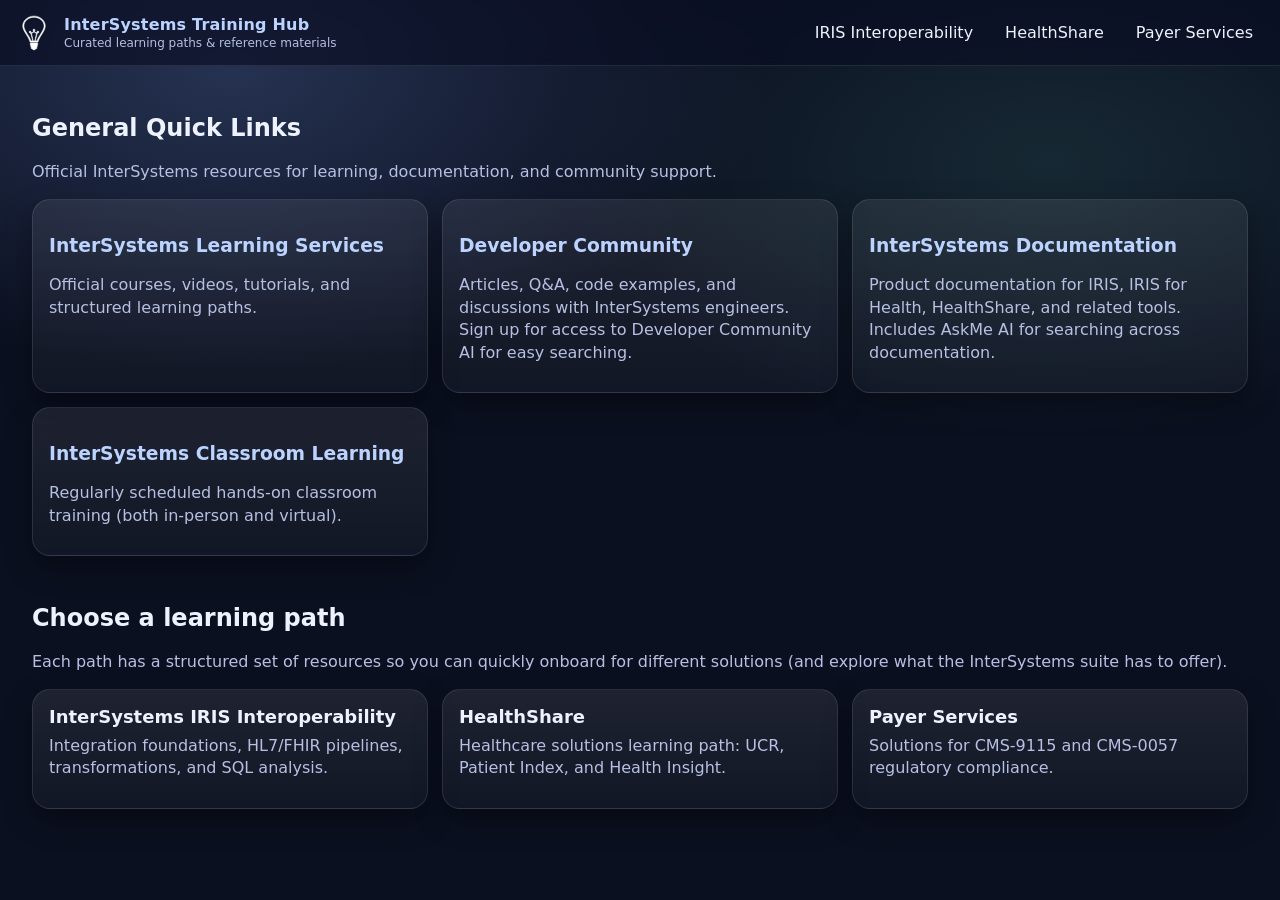
<file: index.html>
<!doctype html>
<html lang="en">
<head>
  <meta charset="utf-8" />
  <meta name="viewport" content="width=device-width,initial-scale=1" />
  <title>InterSystems Training Hub</title>
  <link rel="icon" href="assets/logo.svg" />
  <link rel="stylesheet" href="css/styles.css" />
  <meta name="description" content="A static hub of learning paths and curated training materials for InterSystems technologies." />
</head>
<body>
  <header class="site-header">
    <a class="brand" href="index.html" aria-label="Go to home">
      <img src="assets/logo.svg" alt="" class="brand-logo" />
      <div class="brand-text">
        <div class="brand-title">InterSystems Training Hub</div>
        <div class="brand-subtitle">Curated learning paths & reference materials</div>
      </div>
    </a>

    <nav class="top-nav" aria-label="Primary">
      <a href="paths/iris-interoperability.html">IRIS Interoperability</a>
      <a href="paths/healthshare.html">HealthShare</a>
      <a href="paths/payer-services.html">Payer Services</a>
    </nav>
  </header>

  <main>
    <!-- Full-width: Quick Links + Learning Paths -->
    <div class="full-width">
      <section class="quicklinks">
        <h1>General Quick Links</h1>
        <p class="muted">
          Official InterSystems resources for learning, documentation, and community support.
        </p>

        <div class="grid">
          <a class="card" href="https://learning.intersystems.com" target="_blank" rel="noopener">
            <h3>InterSystems Learning Services</h3>
            <p>Official courses, videos, tutorials, and structured learning paths.</p>
          </a>

          <a class="card" href="https://community.intersystems.com" target="_blank" rel="noopener">
            <h3>Developer Community</h3>
            <p>Articles, Q&amp;A, code examples, and discussions with InterSystems engineers. Sign up for access to Developer Community AI for easy searching.</p>
          </a>

          <a class="card" href="https://docs.intersystems.com" target="_blank" rel="noopener">
            <h3>InterSystems Documentation</h3>
            <p>Product documentation for IRIS, IRIS for Health, HealthShare, and related tools. Includes AskMe AI for searching across documentation.</p>
          </a>

          <a class="card" href="https://learning.intersystems.com/course/view.php?id=245" target="_blank" rel="noopener">
            <h3>InterSystems Classroom Learning</h3>
            <p>Regularly scheduled hands-on classroom training (both in-person and virtual).</p>
          </a>
        </div>
      </section>
      </div>

      
      <div class="full-width">

      <section class="quicklinks">
        <h1>Choose a learning path</h1>
        <p class="muted">
          Each path has a structured set of resources so you can quickly onboard for different solutions (and explore what the InterSystems suite has to offer).
        </p>
      
      <section class="grid" aria-label="Learning paths">
        <a class="card" href="paths/iris-interoperability.html">
          <h2>InterSystems IRIS Interoperability</h2>
          <p>Integration foundations, HL7/FHIR pipelines, transformations, and SQL analysis.</p>
        </a>

        <a class="card" href="paths/healthshare.html">
          <h2>HealthShare</h2>
          <p>Healthcare solutions learning path: UCR, Patient Index, and Health Insight.</p>
        </a>

        <a class="card" href="paths/payer-services.html">
          <h2>Payer Services</h2>
          <p>Solutions for CMS-9115 and CMS-0057 regulatory compliance.</p>
        </a>
      </section>
      </section>
    </div>
  </main>

  <script src="js/app.js" defer></script>
</body>
</html>
</file>
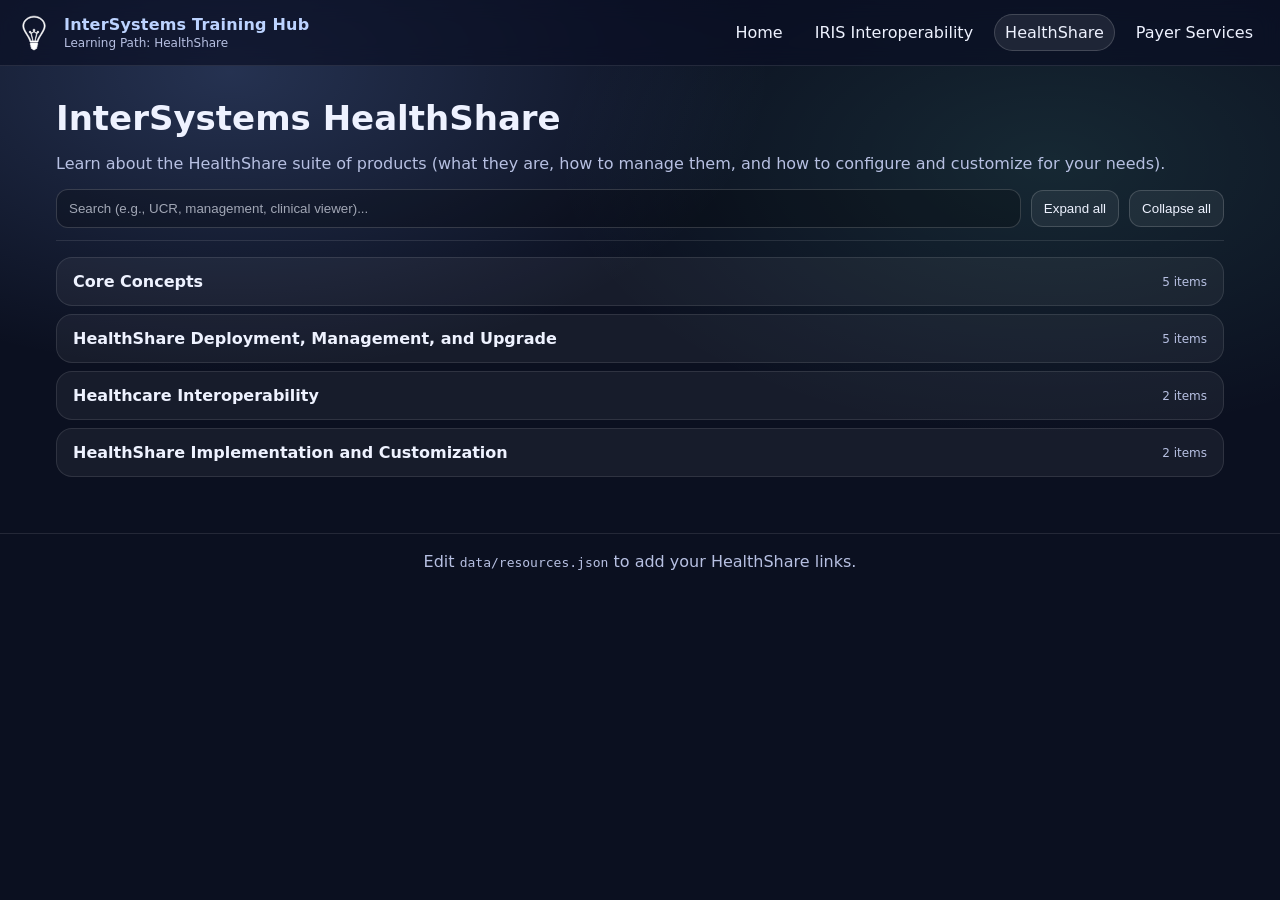
<file: paths/healthshare.html>
<!doctype html>
<html lang="en">
<head>
  <meta charset="utf-8" />
  <meta name="viewport" content="width=device-width,initial-scale=1" />
  <title>HealthShare — InterSystems Training Hub</title>
  <link rel="icon" href="../assets/logo.svg" />
  <link rel="stylesheet" href="../css/styles.css" />
</head>
<body data-path="healthshare">
  <header class="site-header">
    <a class="brand" href="../index.html" aria-label="Go to home">
      <img src="../assets/logo.svg" alt="" class="brand-logo" />
      <div class="brand-text">
        <div class="brand-title">InterSystems Training Hub</div>
        <div class="brand-subtitle">Learning Path: HealthShare</div>
      </div>
    </a>

    <nav class="top-nav" aria-label="Primary">
      <a href="../index.html">Home</a>
      <a href="iris-interoperability.html">IRIS Interoperability</a>
      <a class="active" href="healthshare.html">HealthShare</a>
      <a href="payer-services.html">Payer Services</a>
    </nav>
  </header>

  <main class="container">
    <section class="path-header">
      <h1>InterSystems HealthShare</h1>
      <p class="muted">
        Learn about the HealthShare suite of products (what they are, how to manage them, and how to configure and customize for your needs).
      </p>

      <div class="toolbar">
        <label class="search">
          <span class="sr-only">Search resources</span>
          <input id="searchInput" type="search" placeholder="Search (e.g., UCR, management, clinical viewer)..." autocomplete="off" />
        </label>
        <button id="expandAllBtn" class="btn" type="button">Expand all</button>
        <button id="collapseAllBtn" class="btn" type="button">Collapse all</button>
      </div>
    </section>

    <section id="resourceRoot" class="resource-root" aria-live="polite"></section>
  </main>

  <footer class="site-footer">
    <div class="muted">Edit <code>data/resources.json</code> to add your HealthShare links.</div>
  </footer>

  <script src="../js/app.js" defer></script>
</body>
</html>
</file>
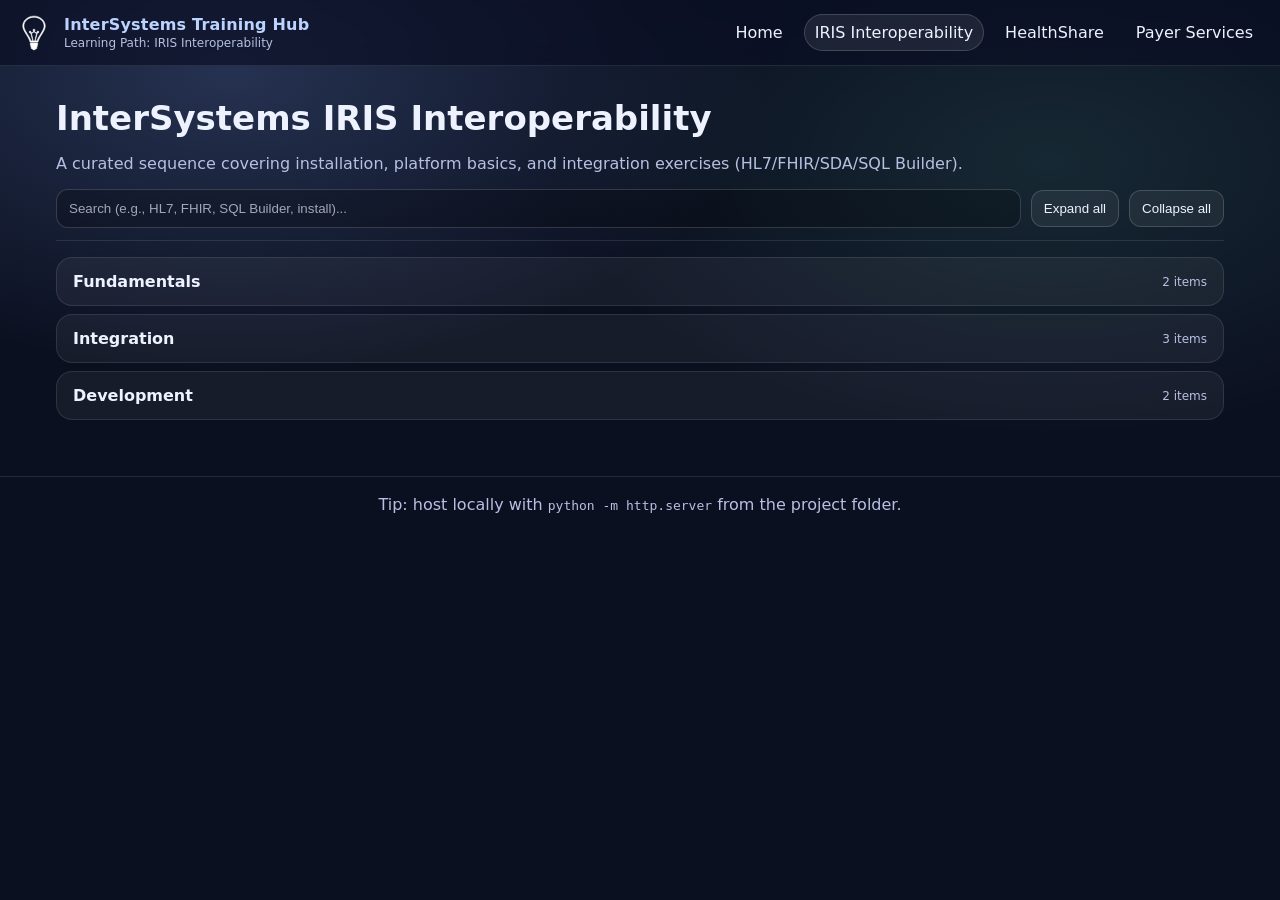
<file: paths/iris-interoperability.html>
<!doctype html>
<html lang="en">
<head>
  <meta charset="utf-8" />
  <meta name="viewport" content="width=device-width,initial-scale=1" />
  <title>IRIS Interoperability — InterSystems Training Hub</title>
  <link rel="icon" href="../assets/logo.svg" />
  <link rel="stylesheet" href="../css/styles.css" />
</head>
<body data-path="iris-interoperability">
  <header class="site-header">
    <a class="brand" href="../index.html" aria-label="Go to home">
      <img src="../assets/logo.svg" alt="" class="brand-logo" />
      <div class="brand-text">
        <div class="brand-title">InterSystems Training Hub</div>
        <div class="brand-subtitle">Learning Path: IRIS Interoperability</div>
      </div>
    </a>

    <nav class="top-nav" aria-label="Primary">
      <a href="../index.html">Home</a>
      <a class="active" href="iris-interoperability.html">IRIS Interoperability</a>
      <a href="healthshare.html">HealthShare</a>
      <a href="payer-services.html">Payer Services</a>
    </nav>

    <!-- <button id="sideNavToggle" class="side-nav-toggle" aria-controls="sideNav" aria-expanded="false" aria-label="Toggle section navigation">
      ☰ Sections
    </button> -->
  </header>

  <main class="container">
    <section class="path-header page-header">
      <h1>InterSystems IRIS Interoperability</h1>
      <p class="muted">
        A curated sequence covering installation, platform basics, and integration exercises (HL7/FHIR/SDA/SQL Builder).
      </p>
    
      <!-- SEARCH BAR ALWAYS LIVES HERE -->
      <div class="toolbar toolbar--full">
        <label class="search">
          <span class="sr-only">Search resources</span>
          <input
            id="searchInput"
            type="search"
            placeholder="Search (e.g., HL7, FHIR, SQL Builder, install)..."
            autocomplete="off"
          />
        </label>
    
        <button id="expandAllBtn" class="btn" type="button">Expand all</button>
        <button id="collapseAllBtn" class="btn" type="button">Collapse all</button>
      </div>
    </section>
    

    <!-- add this inside <main class="container">, put it before the resourceRoot section -->
    <!-- <aside id="sideNav" class="side-nav" aria-label="Section navigation">
      <nav>
        <ul id="sideNavList">
        </ul>
      </nav>
    </aside> -->


    <section id="resourceRoot" class="resource-root" aria-live="polite"></section>
  </main>

  <footer class="site-footer">
    <div class="muted">Tip: host locally with <code>python -m http.server</code> from the project folder.</div>
  </footer>

  <script src="../js/app.js" defer></script>
</body>
</html>
</file>
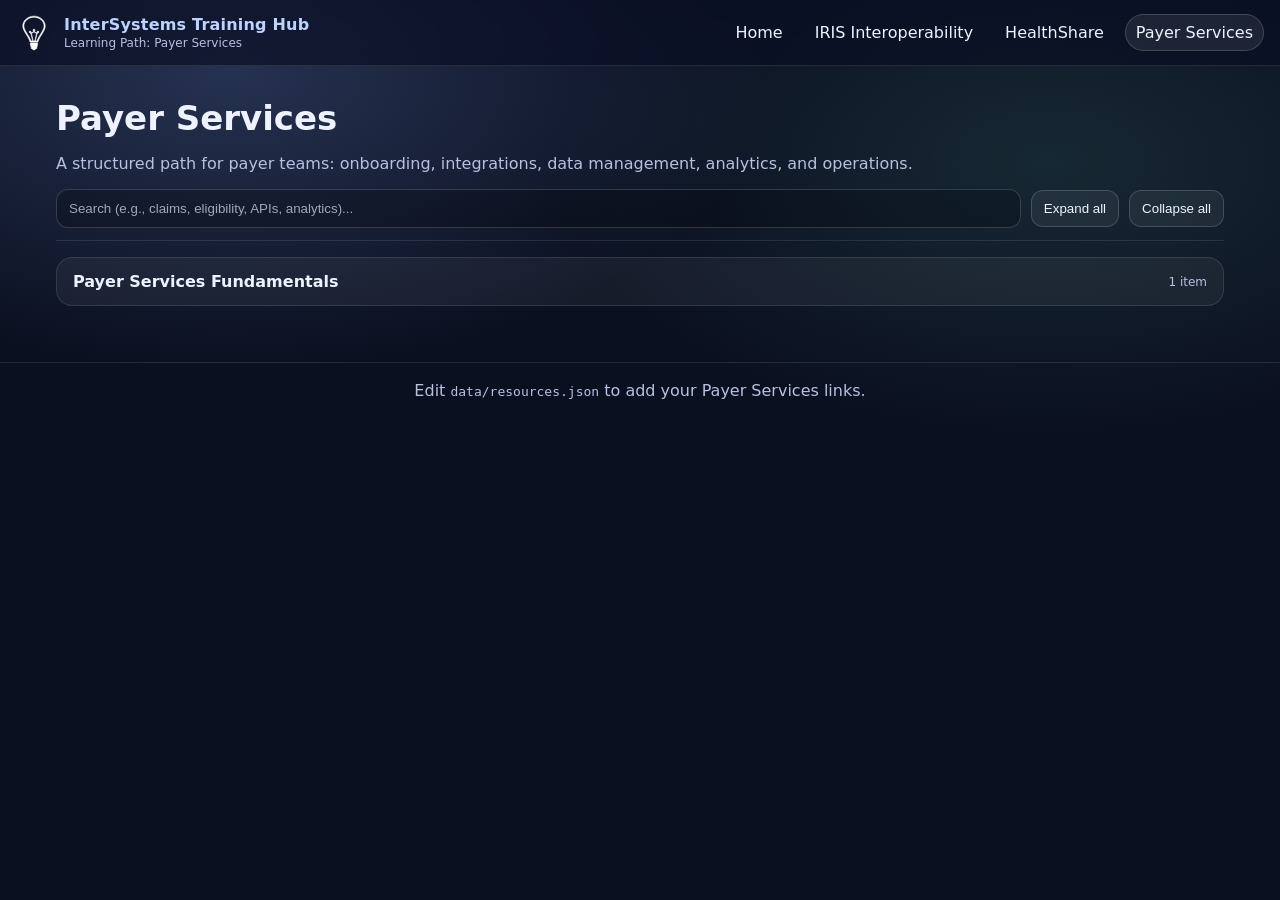
<file: paths/payer-services.html>
<!doctype html>
<html lang="en">
<head>
  <meta charset="utf-8" />
  <meta name="viewport" content="width=device-width,initial-scale=1" />
  <title>Payer Services — InterSystems Training Hub</title>
  <link rel="icon" href="../assets/logo.svg" />
  <link rel="stylesheet" href="../css/styles.css" />
</head>
<body data-path="payer-services">
  <header class="site-header">
    <a class="brand" href="../index.html" aria-label="Go to home">
      <img src="../assets/logo.svg" alt="" class="brand-logo" />
      <div class="brand-text">
        <div class="brand-title">InterSystems Training Hub</div>
        <div class="brand-subtitle">Learning Path: Payer Services</div>
      </div>
    </a>

    <nav class="top-nav" aria-label="Primary">
      <a href="../index.html">Home</a>
      <a href="iris-interoperability.html">IRIS Interoperability</a>
      <a href="healthshare.html">HealthShare</a>
      <a class="active" href="payer-services.html">Payer Services</a>
    </nav>
  </header>

  <main class="container">
    <section class="path-header">
      <h1>Payer Services</h1>
      <p class="muted">
        A structured path for payer teams: onboarding, integrations, data management, analytics, and operations.
      </p>

      <div class="toolbar">
        <label class="search">
          <span class="sr-only">Search resources</span>
          <input id="searchInput" type="search" placeholder="Search (e.g., claims, eligibility, APIs, analytics)..." autocomplete="off" />
        </label>
        <button id="expandAllBtn" class="btn" type="button">Expand all</button>
        <button id="collapseAllBtn" class="btn" type="button">Collapse all</button>
      </div>
    </section>

    <section id="resourceRoot" class="resource-root" aria-live="polite"></section>
  </main>

  <footer class="site-footer">
    <div class="muted">Edit <code>data/resources.json</code> to add your Payer Services links.</div>
  </footer>

  <script src="../js/app.js" defer></script>
</body>
</html>
</file>
<file: css/styles.css>
:root{
  --bg:#0b1020;
  --panel:#111836;
  --panel2:#0f1530;
  --text:#eef2ff;
  --muted:#b7c0e2;
  --border:rgba(255,255,255,.10);
  --border2:rgba(255,255,255,.16);
  --link:#bcd3ff;
  --shadow:0 12px 28px rgba(0,0,0,.35);
}

*{ box-sizing:border-box; }
html,body{ height:100%; }

body{
  margin:0;
  font-family:ui-sans-serif,system-ui,-apple-system,"Segoe UI",Roboto,Helvetica,Arial,"Apple Color Emoji","Segoe UI Emoji";
  background:
    radial-gradient(900px 500px at 18% 8%, rgba(130,170,255,.22), transparent 60%),
    radial-gradient(900px 500px at 82% 18%, rgba(120,255,220,.10), transparent 55%),
    var(--bg);
  background-attachment:fixed;
  background-repeat:no-repeat;
  background-size:cover;
  color:var(--text);
}

a{ color:var(--link); text-decoration:none; }
a:hover{ text-decoration:underline; }

.container{
  margin:0 auto;
  padding:24px 16px 48px;
  width:100%;
}

/* Header */
.site-header{
  position:sticky;
  top:0;
  z-index:10;
  backdrop-filter:blur(10px);
  background:rgba(10,15,35,.66);
  border-bottom:1px solid var(--border);
  display:flex;
  gap:16px;
  align-items:center;
  justify-content:space-between;
  padding:14px 16px;
}

.brand{
  display:flex;
  gap:12px;
  align-items:center;
  min-width:220px;
}

.site-header .brand,
.site-header .brand:hover,
.site-header .brand:focus{
  text-decoration:none;
}

.brand-logo{ width:36px; height:36px; }
.brand-title{ font-weight:700; letter-spacing:.2px; }
.brand-subtitle{ font-size:12px; color:var(--muted); margin-top:2px; }

.top-nav{
  display:flex;
  gap:10px;
  flex-wrap:wrap;
  justify-content:flex-end;
}
.top-nav a{
  padding:8px 10px;
  border:1px solid transparent;
  border-radius:999px;
  color:var(--text);
  background:transparent;
}
.top-nav a:hover{
  border-color:var(--border2);
  text-decoration:none;
}
.top-nav a.active{
  background:rgba(255,255,255,.08);
  border-color:var(--border2);
}

/* Hero / misc */
.hero{ padding:18px 0 8px; }
.hero h1{
  font-size:clamp(26px,3vw,36px);
  margin:0 0 8px;
}
.muted{ color:var(--muted); }

/* Card grid (homepage cards) */
.grid{
  display:grid;
  grid-template-columns:repeat(12,1fr);
  gap:14px;
  margin-top:18px;
}
.card{
  grid-column:span 12;
  background:linear-gradient(180deg, rgba(255,255,255,.08), rgba(255,255,255,.03));
  border:1px solid var(--border);
  border-radius:18px;
  padding:16px;
  box-shadow:var(--shadow);
  transition:transform .12s ease, border-color .12s ease;
}
.card:hover{
  transform:translateY(-2px);
  border-color:var(--border2);
  text-decoration:none;
}
.card h2{ margin:0 0 8px; font-size:18px; color:var(--text); }
.card p{ margin:0 0 12px; color:var(--muted); line-height:1.4; }

.pill{
  display:inline-block;
  padding:6px 10px;
  border-radius:999px;
  border:1px solid var(--border2);
  background:rgba(0,0,0,.16);
  color:var(--text);
  font-size:12px;
}

.note{
  margin-top:18px;
  background:rgba(255,255,255,.05);
  border:1px solid var(--border);
  border-radius:16px;
  padding:14px 16px;
}

/* Page header + toolbar (resource pages) */
.page-header{
  width:100%;
  display:block;
  margin-bottom:16px;
}

.path-header{
  width:100%;
  margin-bottom:12px;
  border-bottom:1px solid var(--border);
  padding-bottom:12px;
}
.path-header h1{
  margin:8px 0 6px;
  font-size:clamp(24px,3vw,34px);
}

.toolbar,
.toolbar--full{
  display:flex;
  gap:10px;
  flex-wrap:wrap;
  align-items:center;
  width:100%;
  margin-top:12px;
}

.search{ flex:1 1 320px; }
.search input{
  width:100%;
  padding:11px 12px;
  border-radius:12px;
  border:1px solid var(--border2);
  background:rgba(0,0,0,.22);
  color:var(--text);
  outline:none;
}
.search input::placeholder{ color:rgba(238,242,255,.65); }

.btn{
  padding:10px 12px;
  border-radius:12px;
  border:1px solid var(--border2);
  background:rgba(255,255,255,.06);
  color:var(--text);
  cursor:pointer;
}
.btn:hover{ background:rgba(255,255,255,.10); }

/* Resources (single-column stacking) */
.resource-root{
  margin-top:16px;
  display:block;
  width:100%;
}

.section{
  background:rgba(255,255,255,.05);
  border:1px solid var(--border);
  border-radius:16px;
  overflow:clip;
  width:100%;
  max-width:100%;
  margin-bottom:0.5em;
}
.section summary{
  list-style:none;
  cursor:pointer;
  padding:14px 16px;
  display:flex;
  align-items:center;
  justify-content:space-between;
  gap:12px;
}
.section summary::-webkit-details-marker{ display:none; }
.section-title{ font-weight:700; }
.section-meta{
  font-size:12px;
  color:var(--muted);
  white-space:nowrap;
}
.section-body{
  border-top:1px solid var(--border);
  padding:10px 16px 14px;
  display:block;
}

/* Item list */
.items{
  display:flex;
  flex-direction:column;
  gap:0.5em;
  margin-top:8px;
}

/* Single source of truth for .item */
.item{
  width:100%;
  max-width:100%;
  position:relative;
  border:1px solid var(--border);
  border-radius:14px;
  padding:14px;        /* slightly roomier */
  background:rgba(0,0,0,.14);
  transition:background .15s ease, transform .15s ease, box-shadow .15s ease, border-color .15s ease;
  -webkit-tap-highlight-color:transparent;
}

/* Entire item highlights (and ONLY the item) on hover */
.item:hover{
  background:rgba(255,255,255,.045);
  transform:translateY(-3px);
  box-shadow:0 14px 36px rgba(0,0,0,.32);
  border-color:var(--border2);
}

/* If your item is an anchor, keep it looking like a card */
.item,
.item:hover,
.item:visited{
  color:inherit;
  text-decoration:none;
}

.item-top{
  display:flex;
  align-items:flex-start;
  justify-content:space-between;
  gap:10px;
}
.item-title{ font-weight:650; margin:0; }

.item-tags{
  display:flex;
  gap:6px;
  flex-wrap:wrap;
  justify-content:flex-end;
}
.tag{
  font-size:11px;
  padding:4px 8px;
  border-radius:999px;
  border:1px solid var(--border2);
  background:rgba(255,255,255,.04);
  color:var(--text);
}
.item-desc{
  margin:8px 0 0;
  color:var(--muted);
  line-height:1.45;
}

.item-links{
  margin-top:8px;
  display:flex;
  flex-wrap:wrap;
  gap:8px;
}

/* Remove inner hover/focus highlighting (no separate highlight inside .item) */
.item .item-inner{
  padding:0;                 /* no separate card-inside-card */
  border-radius:0;
  background:transparent;
  box-shadow:none;
  transform:none;
  transition:none;
}

.item.linkable:hover .item-inner,
.item.linkable:focus-within .item-inner,
.item.linkable:focus-visible .item-inner{
  background:transparent !important;
  box-shadow:none !important;
  transform:none !important;
}

/* Also prevent badge from independently animating/highlighting */
.item.linkable:hover .badge-left,
.item.linkable:focus-within .badge-left,
.item.linkable:focus-visible .badge-left{
  filter:none !important;
  transform:translateY(-50%) !important;
}

/* Keep badge positioning (static) */
.badge-left{
  position:absolute;
  right:12px;
  top:50%;
  transform:translateY(-50%);
  min-width:56px;
  padding:6px 8px;
  border-radius:10px;
  font-size:12px;
  font-weight:700;
  text-align:center;
  line-height:1;
  border:1px solid var(--border2);
  color:var(--text);
  box-shadow:0 6px 18px rgba(0,0,0,.18);
  z-index:4;
}

.badge--video{ background:linear-gradient(180deg,#94B9FF,#6FA8FF); color:#07203a; }
.badge--course{ background:linear-gradient(180deg,#C9A3FF,#A678FF); color:#23143a; }
.badge--docs{ background:linear-gradient(180deg,#BFEFD7,#8CE6C0); color:#052818; }
.badge--exercise{ background:linear-gradient(180deg,#FFD6A6,#FFB46B); color:#2b1400; }
.badge--article {
  background: linear-gradient(180deg, #FFD6E7, #FF9EC5);
  color: #3a0a1f;
}


/* Secondary link buttons inside item (no special hover highlight) */
.item .linkbtn{
  display:inline-flex;
  align-items:center;
  gap:8px;
  padding:6px 8px;
  border:none;
  background:transparent;
  color:var(--text);
  font-weight:600;
  border-radius:8px;
  cursor:pointer;
  text-decoration:none;
  -webkit-tap-highlight-color:transparent;
}
.item .linkbtn img{ width:14px; height:14px; }

/* Remove linkbtn hover highlight so only the .item changes */
.item .linkbtn:hover{
  background:transparent;
  transform:none;
}

.item .linkbtn:focus{ outline:none; }
.item .linkbtn:focus-visible{ box-shadow:none; }

.item.linkable .linkbtn{ pointer-events:auto; }

button::-moz-focus-inner,
.item .linkbtn::-moz-focus-inner{
  border:0;
  padding:0;
}

/* Footer / helpers */
.site-footer{
  padding:18px 16px 28px;
  border-top:1px solid var(--border);
  color:var(--muted);
  text-align:center;
}

.sr-only{
  position:absolute;
  width:1px;
  height:1px;
  padding:0;
  margin:-1px;
  overflow:hidden;
  clip:rect(0,0,0,0);
  white-space:nowrap;
  border:0;
}

.quicklinks{ margin-top:3rem; }

.full-width{
  width:100vw;
  margin-left:calc(50% - 50vw);
  margin-right:calc(50% - 50vw);
  padding:0 2rem;
}

/* ==============================
   REMOVE SPACE FOR LEFT NAV
   ============================== */

/* Hide sidebar everywhere (so it can’t reserve space) */
.side-nav{ display:none !important; }
.side-nav{ margin-right:0; flex:0 0 auto; width:auto; }

/* Make the main container single-column on desktop too */
@media (min-width: 921px){
  .container{
    display:block;        /* was grid with 240px sidebar column */
    max-width:1200px;     /* keep or remove if you want full-bleed */
  }
  .resource-root{ width:100%; }
}

/* Responsive */
@media (min-width: 860px){
  .card{ grid-column:span 4; }
}

@media (max-width: 920px){
  .container{ display:block; }
  .side-nav{ display:none !important; }
  .resource-root{ margin-top:12px; }

  .side-nav.open{ display:none !important; }

  body.side-nav-active::before{
    content:"";
    position:fixed;
    inset:0;
    background:rgba(2,6,12,.45);
    z-index:1100;
  }
}

@media (max-width: 640px){
  .badge-left{ right:10px; min-width:50px; padding:5px 6px; }
}
</file>
